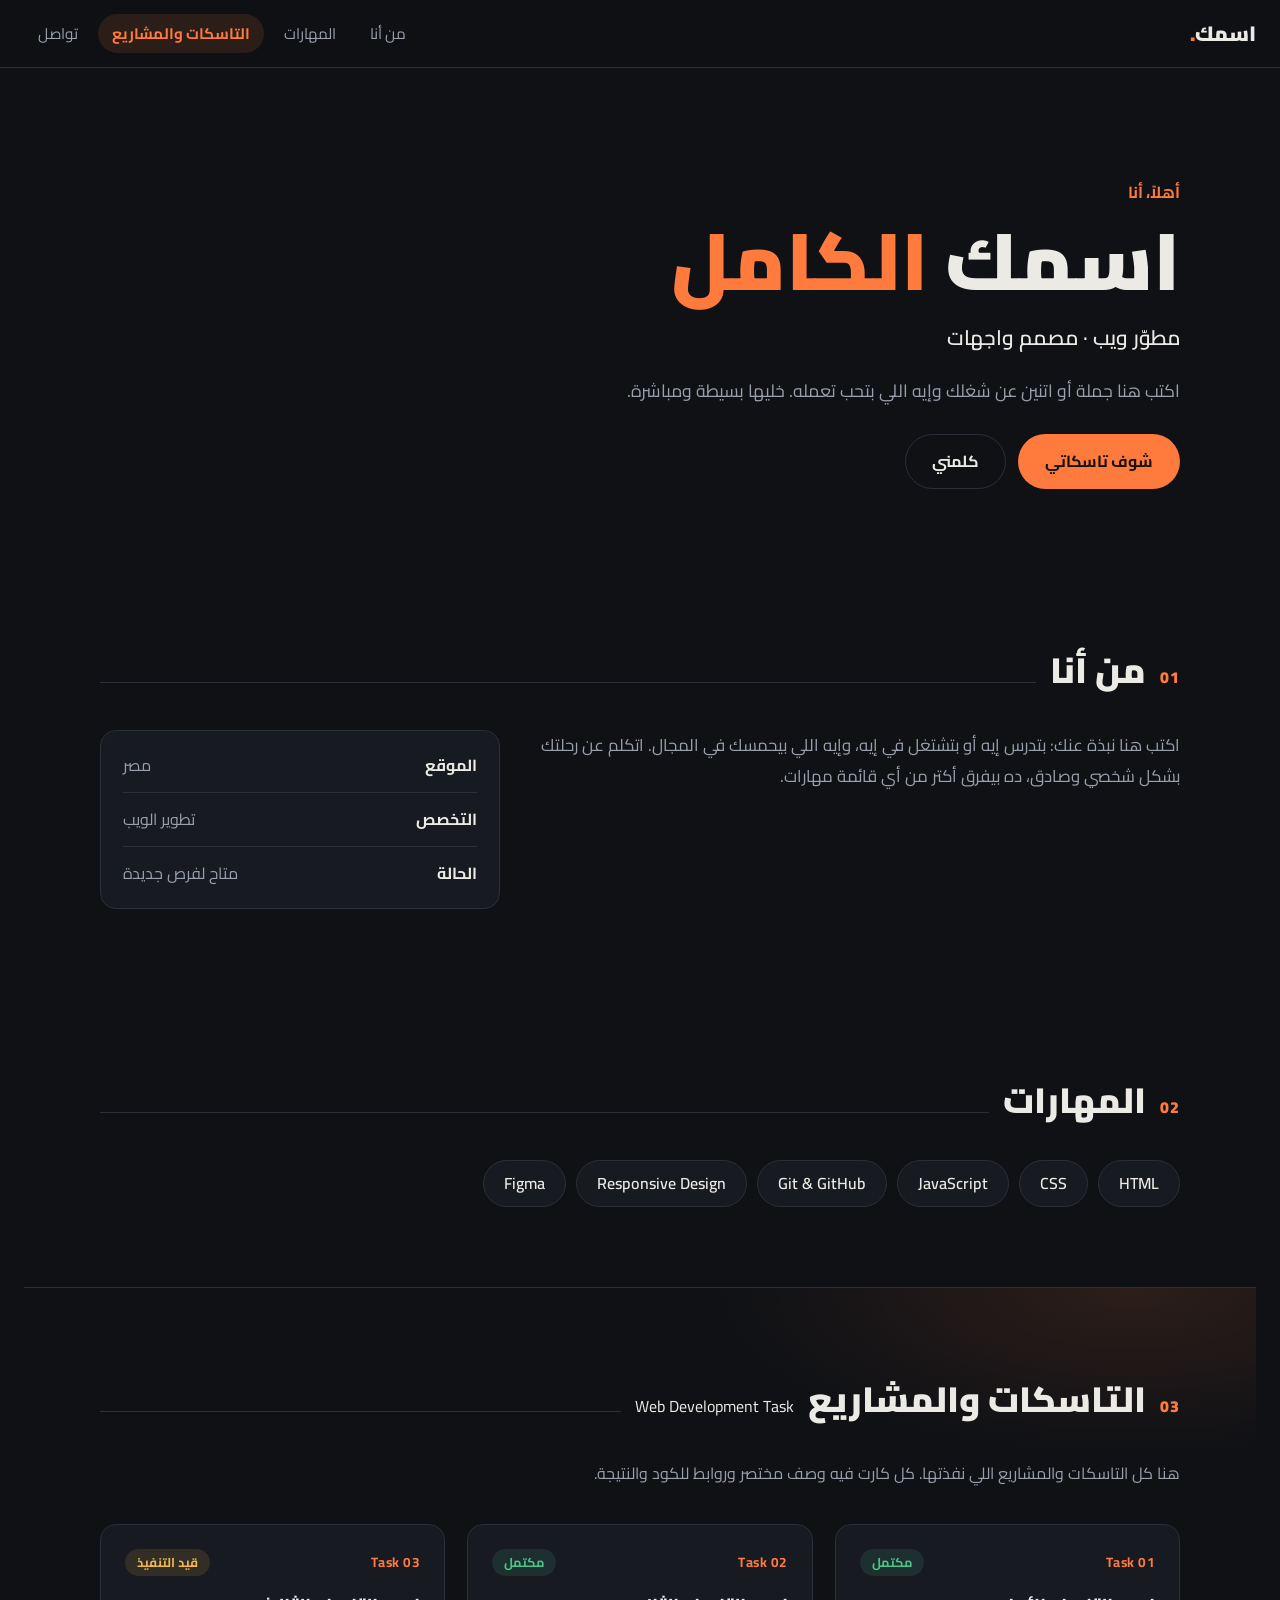
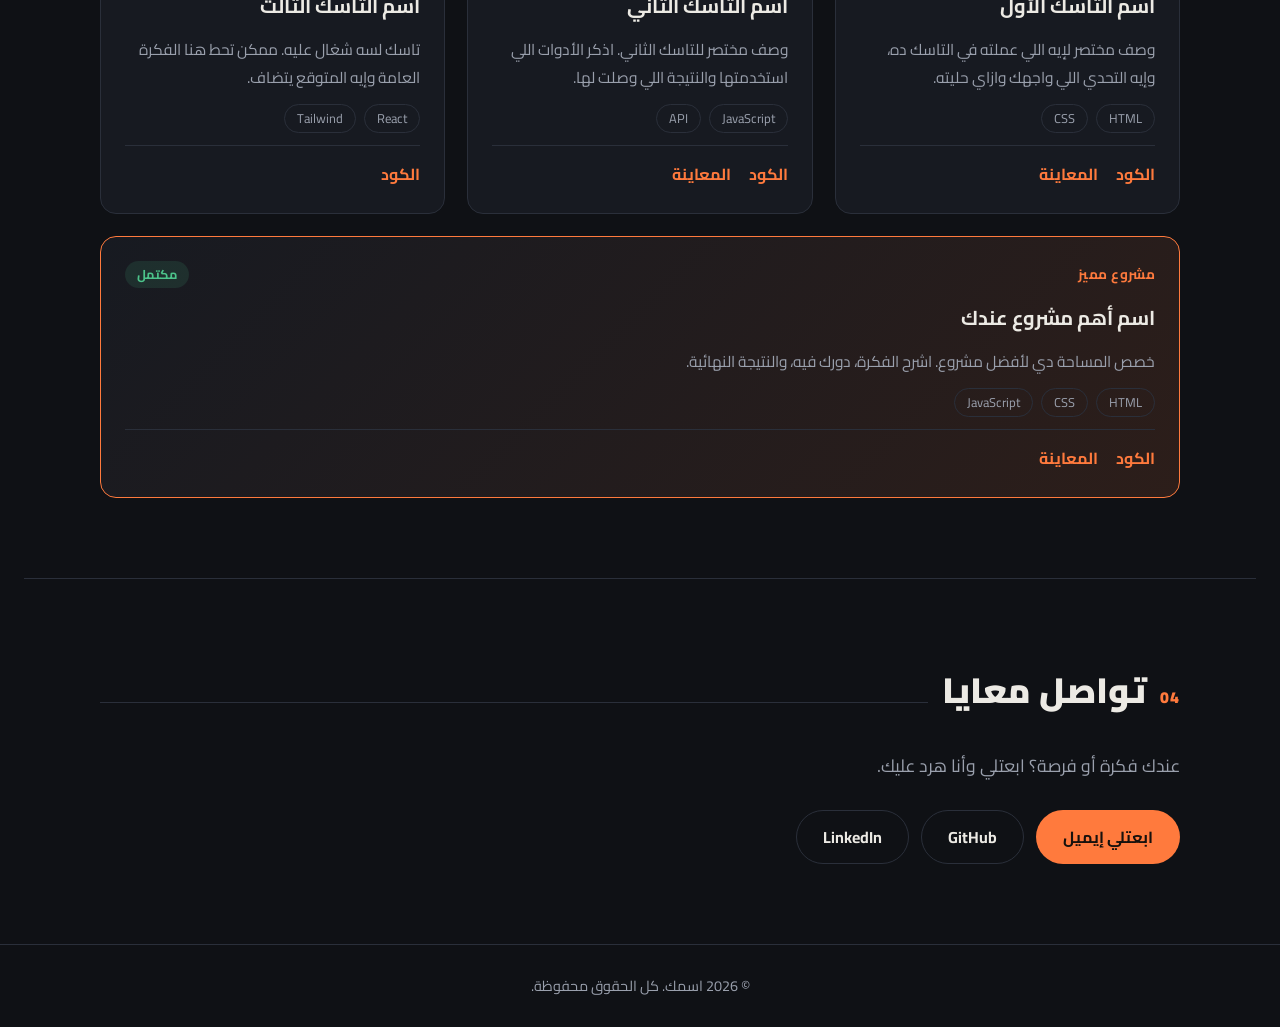
<file: index.html>
<!DOCTYPE html>
<html lang="ar" dir="rtl">
<head>
  <meta charset="UTF-8">
  <meta name="viewport" content="width=device-width, initial-scale=1.0">
  <title>اسمك | Portfolio</title>
  <meta name="description" content="الموقع الشخصي واستعراض المشاريع والتاسكات">
  <link rel="preconnect" href="https://fonts.googleapis.com">
  <link rel="preconnect" href="https://fonts.gstatic.com" crossorigin>
  <link href="https://fonts.googleapis.com/css2?family=Cairo:wght@400;600;700;900&display=swap" rel="stylesheet">
  <link rel="stylesheet" href="style.css">
</head>
<body>

  <!-- الشريط العلوي -->
  <header class="topbar">
    <a href="#home" class="logo">اسمك<span>.</span></a>
    <nav>
      <a href="#about">من أنا</a>
      <a href="#skills">المهارات</a>
      <a href="#tasks" class="nav-hot">التاسكات والمشاريع</a>
      <a href="#contact">تواصل</a>
    </nav>
  </header>

  <main>

    <!-- الصفحة الرئيسية -->
    <section id="home" class="hero">
      <p class="eyebrow">أهلاً، أنا</p>
      <h1>اسمك <em>الكامل</em></h1>
      <p class="role">مطوّر ويب &middot; مصمم واجهات</p>
      <p class="lead">
        اكتب هنا جملة أو اتنين عن شغلك وإيه اللي بتحب تعمله. خليها بسيطة ومباشرة.
      </p>
      <div class="actions">
        <a class="btn primary" href="#tasks">شوف تاسكاتي</a>
        <a class="btn ghost" href="#contact">كلمني</a>
      </div>
    </section>

    <!-- من أنا -->
    <section id="about" class="section">
      <div class="section-head">
        <span class="num">01</span>
        <h2>من أنا</h2>
      </div>
      <div class="about-grid">
        <p>
          اكتب هنا نبذة عنك: بتدرس إيه أو بتشتغل في إيه، وإيه اللي بيحمسك في المجال.
          اتكلم عن رحلتك بشكل شخصي وصادق، ده بيفرق أكتر من أي قائمة مهارات.
        </p>
        <ul class="facts">
          <li><strong>الموقع</strong> مصر</li>
          <li><strong>التخصص</strong> تطوير الويب</li>
          <li><strong>الحالة</strong> متاح لفرص جديدة</li>
        </ul>
      </div>
    </section>

    <!-- المهارات -->
    <section id="skills" class="section">
      <div class="section-head">
        <span class="num">02</span>
        <h2>المهارات</h2>
      </div>
      <ul class="chips">
        <li>HTML</li>
        <li>CSS</li>
        <li>JavaScript</li>
        <li>Git &amp; GitHub</li>
        <li>Responsive Design</li>
        <li>Figma</li>
      </ul>
    </section>

    <!-- التاسكات والمشاريع (القسم الأساسي) -->
    <section id="tasks" class="section tasks-section">
      <div class="section-head">
        <span class="num">03</span>
        <h2>التاسكات والمشاريع</h2>
        <a href="Assignment web/index.html">Web Development Task</a>
      </div>
      <p class="section-note">
        هنا كل التاسكات والمشاريع اللي نفذتها. كل كارت فيه وصف مختصر وروابط للكود والنتيجة.
      </p>

      <div class="cards">

        <article class="card">
          <div class="card-top">
            <span class="card-id">Task 01</span>
            <span class="status done">مكتمل</span>
          </div>
          <h3>اسم التاسك الأول</h3>
          <p>وصف مختصر لإيه اللي عملته في التاسك ده، وإيه التحدي اللي واجهك وازاي حليته.</p>
          <ul class="tags"><li>HTML</li><li>CSS</li></ul>
          <div class="card-links">
            <a href="#" target="_blank" rel="noopener">الكود</a>
            <a href="#" target="_blank" rel="noopener">المعاينة</a>
          </div>
        </article>

        <article class="card">
          <div class="card-top">
            <span class="card-id">Task 02</span>
            <span class="status done">مكتمل</span>
          </div>
          <h3>اسم التاسك الثاني</h3>
          <p>وصف مختصر للتاسك الثاني. اذكر الأدوات اللي استخدمتها والنتيجة اللي وصلت لها.</p>
          <ul class="tags"><li>JavaScript</li><li>API</li></ul>
          <div class="card-links">
            <a href="#" target="_blank" rel="noopener">الكود</a>
            <a href="#" target="_blank" rel="noopener">المعاينة</a>
          </div>
        </article>

        <article class="card">
          <div class="card-top">
            <span class="card-id">Task 03</span>
            <span class="status wip">قيد التنفيذ</span>
          </div>
          <h3>اسم التاسك الثالث</h3>
          <p>تاسك لسه شغال عليه. ممكن تحط هنا الفكرة العامة وإيه المتوقع يتضاف.</p>
          <ul class="tags"><li>React</li><li>Tailwind</li></ul>
          <div class="card-links">
            <a href="#" target="_blank" rel="noopener">الكود</a>
          </div>
        </article>

        <article class="card featured">
          <div class="card-top">
            <span class="card-id">مشروع مميز</span>
            <span class="status done">مكتمل</span>
          </div>
          <h3>اسم أهم مشروع عندك</h3>
          <p>خصص المساحة دي لأفضل مشروع. اشرح الفكرة، دورك فيه، والنتيجة النهائية.</p>
          <ul class="tags"><li>HTML</li><li>CSS</li><li>JavaScript</li></ul>
          <div class="card-links">
            <a href="#" target="_blank" rel="noopener">الكود</a>
            <a href="#" target="_blank" rel="noopener">المعاينة</a>
          </div>
        </article>

      </div>
    </section>

    <!-- التواصل -->
    <section id="contact" class="section contact">
      <div class="section-head">
        <span class="num">04</span>
        <h2>تواصل معايا</h2>
      </div>
      <p class="lead">عندك فكرة أو فرصة؟ ابعتلي وأنا هرد عليك.</p>
      <div class="actions">
        <a class="btn primary" href="mailto:yaramohy2003@gmail.com">ابعتلي إيميل</a>
        <a class="btn ghost" href="https://github.com/USERNAME" target="_blank" rel="noopener">GitHub</a>
        <a class="btn ghost" href="https://linkedin.com/in/USERNAME" target="_blank" rel="noopener">LinkedIn</a>
      </div>
    </section>

  </main>

  <footer class="footer">
    <p>&copy; 2026 اسمك. كل الحقوق محفوظة.</p>
  </footer>

</body>
</html>
</file>
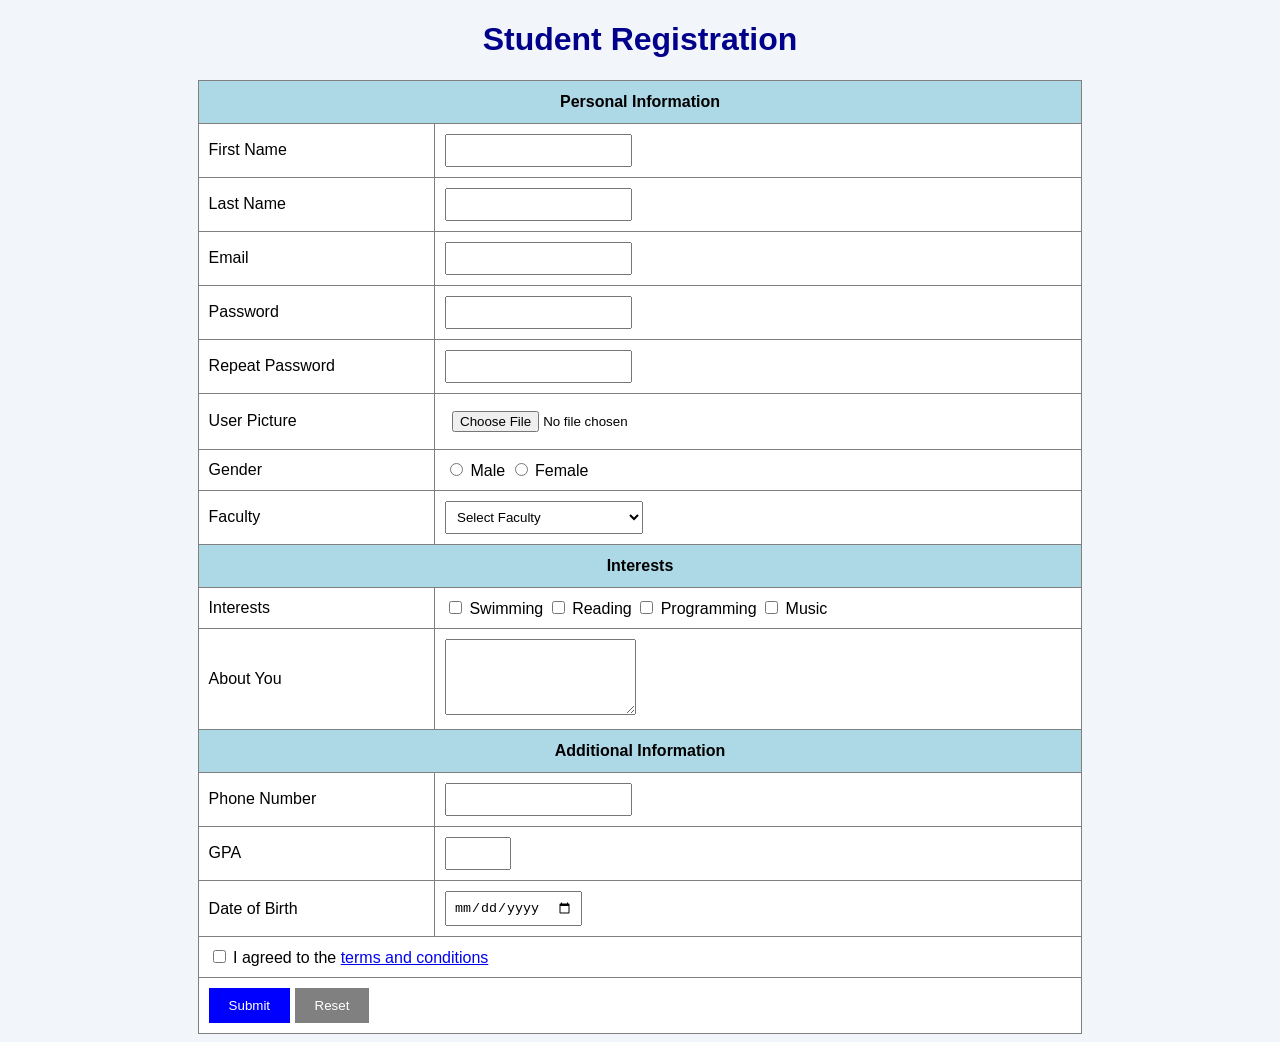
<file: Assignment 3/index.html>
<!DOCTYPE html>
<html>
<head>
    <title>Student Registration</title>
    <link rel="stylesheet" href="style.css">
</head>
<body>

    <h1>Student Registration</h1>

    <form action="Thankyou.html" method="get">

        <input type="hidden" name="user_id" value="1001">

        <table border="1">

            <tr>
                <th colspan="2">Personal Information</th>
            </tr>

            <tr>
                <td>First Name</td>
                <td><input type="text" name="firstName"
                    pattern="[A-Za-z]+" required></td>
            </tr>

            <tr>
                <td>Last Name</td>
                <td><input type="text" name="lastName"
                    pattern="[A-Za-z]+" required></td>
            </tr>

            <tr>
                <td>Email</td>
                <td><input type="email" name="email" required></td>
            </tr>

            <tr>
                <td>Password</td>
                <td><input type="password" name="password"
                    pattern="(?=.*[a-z])(?=.*[A-Z])(?=.*[0-9])(?=.*[^A-Za-z0-9]).{8,}"
                    required></td>
            </tr>

            <tr>
                <td>Repeat Password</td>
                <td><input type="password" name="repeatPassword"
                    pattern="(?=.*[a-z])(?=.*[A-Z])(?=.*[0-9])(?=.*[^A-Za-z0-9]).{8,}"
                    required></td>
            </tr>

            <tr>
                <td>User Picture</td>
                <td><input type="file" name="picture" accept="image/*"></td>
            </tr>

            <tr>
                <td>Gender</td>
                <td>
                    <input type="radio" name="gender" value="Male" required> Male
                    <input type="radio" name="gender" value="Female"> Female
                </td>
            </tr>

            <tr>
                <td>Faculty</td>
                <td>
                    <select name="faculty" required>
                        <option value="">Select Faculty</option>
                        <option>Computers and Information</option>
                        <option>Engineering</option>
                        <option>Science</option>
                        <option>Commerce</option>
                        <option>Arts</option>
                    </select>
                </td>
            </tr>

            <tr>
                <th colspan="2">Interests</th>
            </tr>

            <tr>
                <td>Interests</td>
                <td>
                    <input type="checkbox" name="interests" value="Swimming"> Swimming
                    <input type="checkbox" name="interests" value="Reading"> Reading
                    <input type="checkbox" name="interests" value="Programming"> Programming
                    <input type="checkbox" name="interests" value="Music"> Music
                </td>
            </tr>

            <tr>
                <td>About You</td>
                <td><textarea name="about" rows="4"></textarea></td>
            </tr>

            <tr>
                <th colspan="2">Additional Information</th>
            </tr>

            <tr>
                <td>Phone Number</td>
                <td>
                    <input type="tel" name="phone"
                    pattern="(010|011|012|015)[0-9]{8}" required>
                </td>
            </tr>

            <tr>
                <td>GPA</td>
                <td>
                    <input type="number" name="gpa"
                    min="0" max="4" step="0.1" required>
                </td>
            </tr>

            <tr>
                <td>Date of Birth</td>
                <td><input type="date" name="dob" required></td>
            </tr>

            <tr>
                <td colspan="2">
                    <input type="checkbox" required>
                    I agreed to the
                    <a href="terms.html" target="_blank">
                        terms and conditions
                    </a>
                </td>
            </tr>

            <tr>
                <td colspan="2">
                    <input type="submit" value="Submit">
                    <input type="reset" value="Reset">
                </td>
            </tr>

        </table>

    </form>

</body>
</html>
</file>
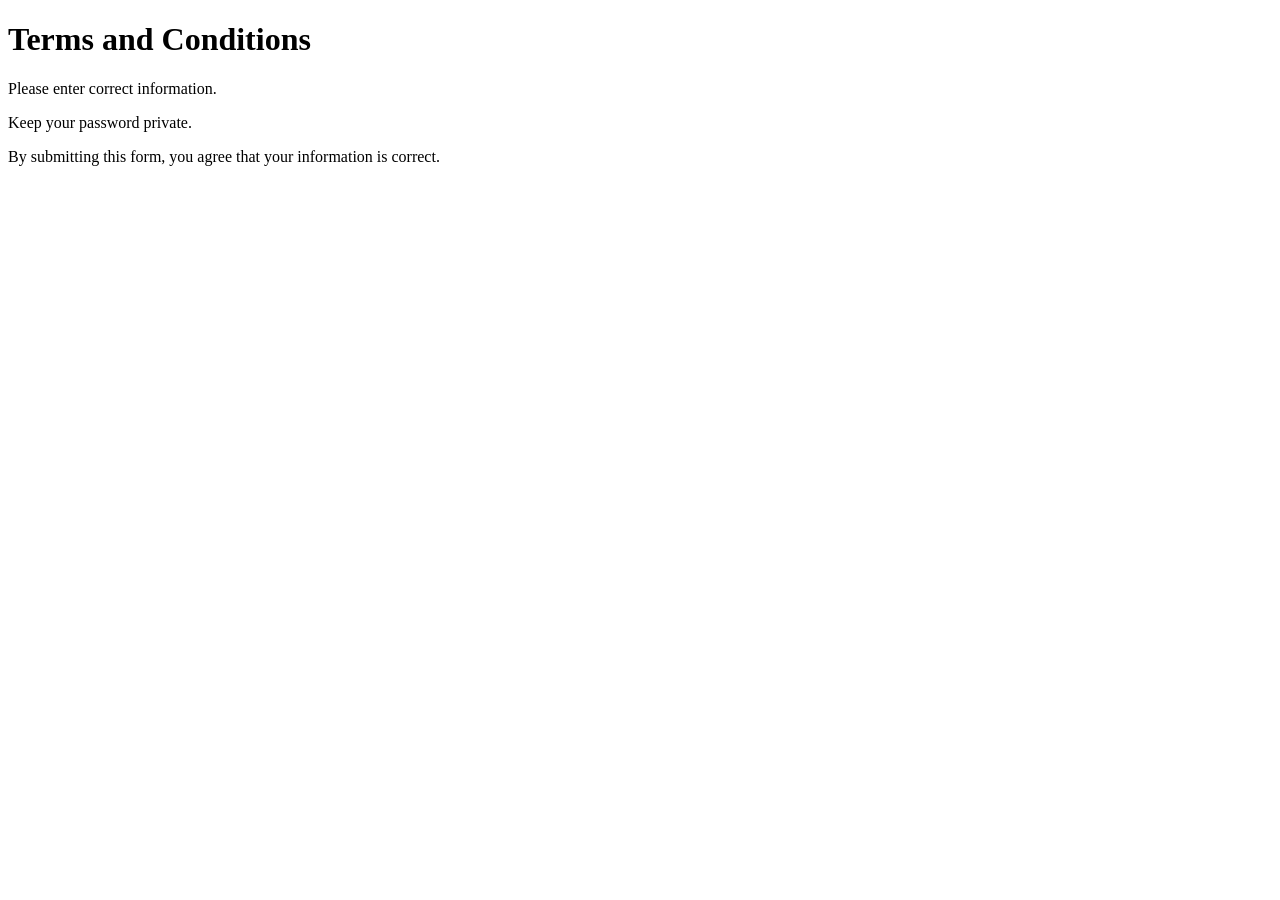
<file: Assignment 3/terms.html>
<!DOCTYPE html>
<html>
<head>
    <title>Terms and Conditions</title>
</head>
<body>

    <h1>Terms and Conditions</h1>

    <p>Please enter correct information.</p>

    <p>Keep your password private.</p>

    <p>By submitting this form, you agree that your information is correct.</p>

</body>
</html>
</file>
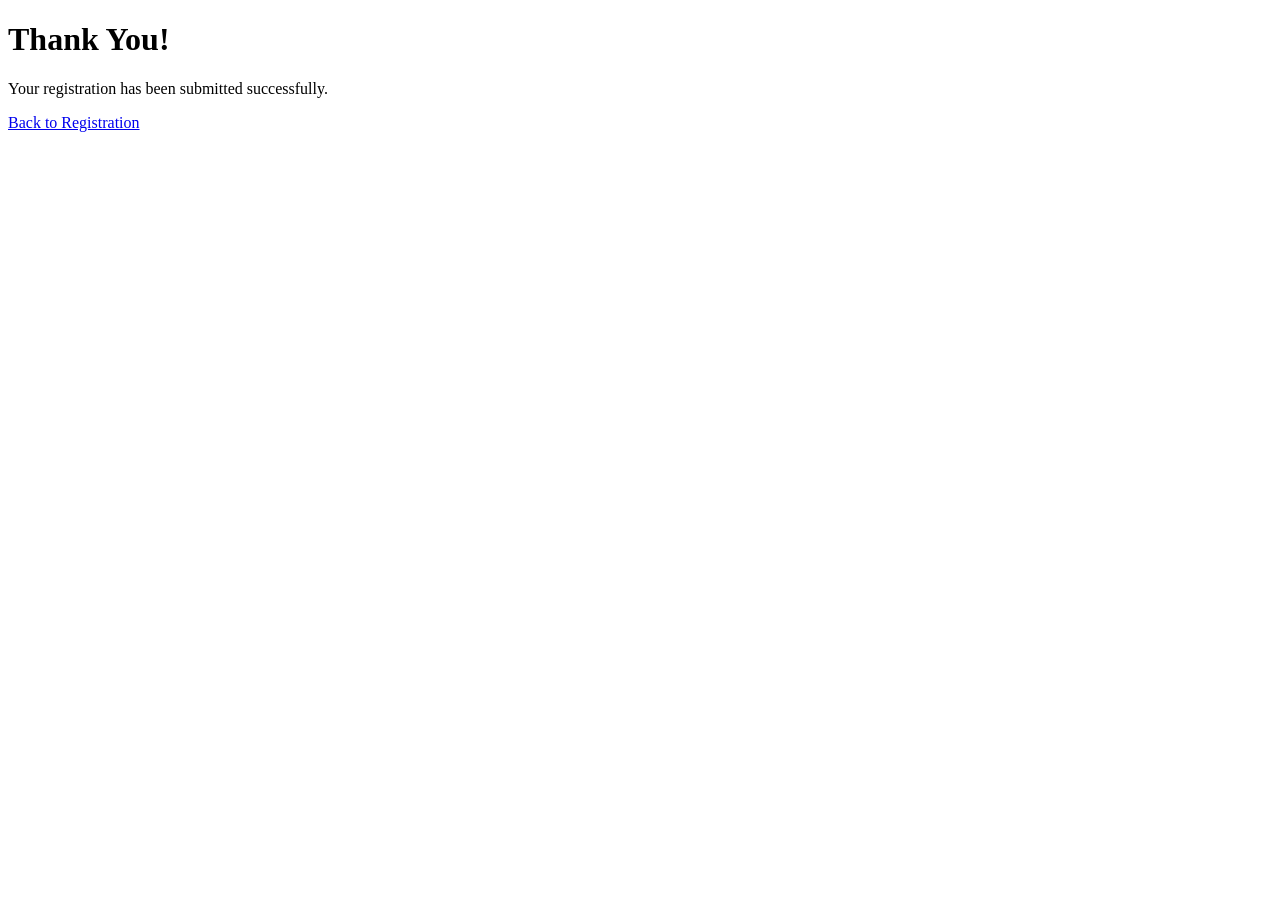
<file: Assignment 3/Thankyou.html>
<!DOCTYPE html>
<html>
<head>
    <title>Thank You</title>
</head>
<body>

    <h1>Thank You!</h1>

    <p>Your registration has been submitted successfully.</p>

    <a href="index.html">Back to Registration</a>

</body>
</html>
</file>
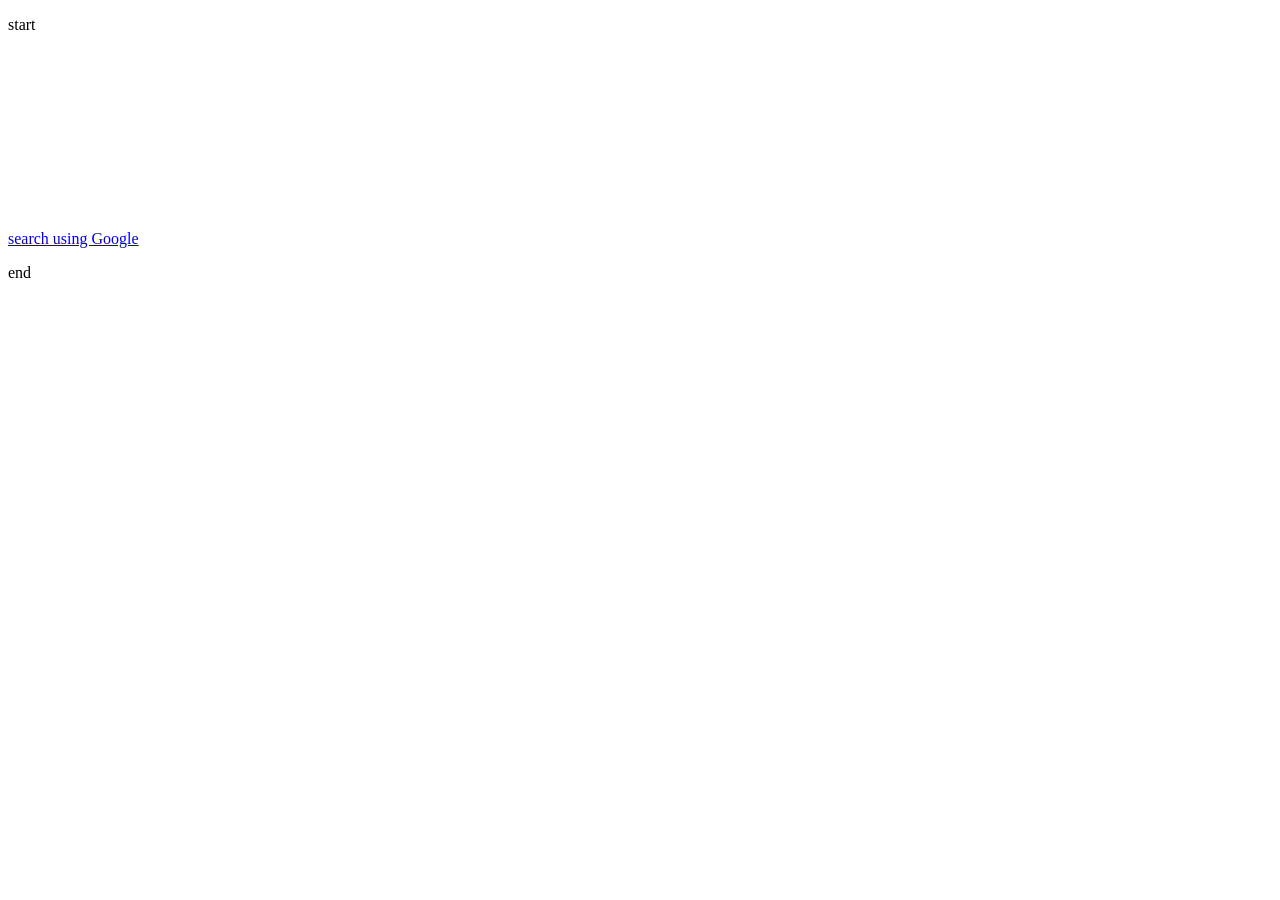
<file: Assignment web/page2.html>
<!DOCTYPE html>
<html>
<head>
    <title>Page 2</title>
</head>
<body>
    <p>start</p>
    
    <br><br><br><br><br><br><br><br><br><br>
    
    <a href="https://www.google.com" target="_blank">search using Google</a>
    
    <p id="end">end</p>
</body>
</html>
</file>
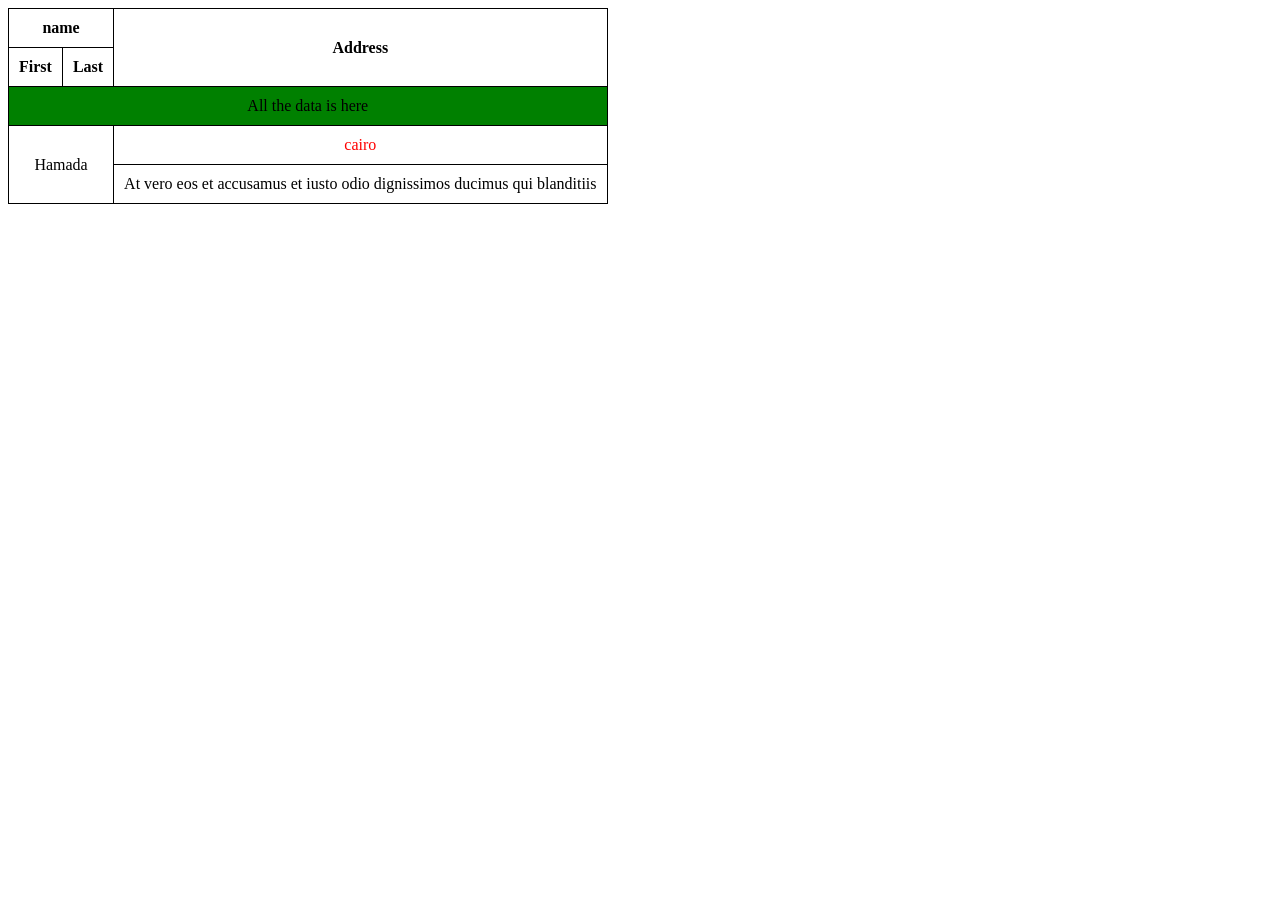
<file: Assignment web/table.html>
<!DOCTYPE html>
<html>
<head>
    <title>Table Task</title>
    <style>
        table, th, td {
            border: 1px solid black;
            border-collapse: collapse;
            text-align: center;
            padding: 10px;
        }
    </style>
</head>
<body>
    <table>
        <tr>
            <th colspan="2">name</th>
            <th rowspan="2">Address</th>
        </tr>
        <tr>
            <th>First</th>
            <th>Last</th>
        </tr>
        <tr>
            <td colspan="3" style="background-color: green;">All the data is here</td>
        </tr>
        <tr>
            <td colspan="2" rowspan="2">Hamada</td>
            <td style="color: red;">cairo</td>
        </tr>
        <tr>
            <td>At vero eos et accusamus et iusto odio dignissimos ducimus qui blanditiis</td>
        </tr>
    </table>
</body>
</html>
</file>
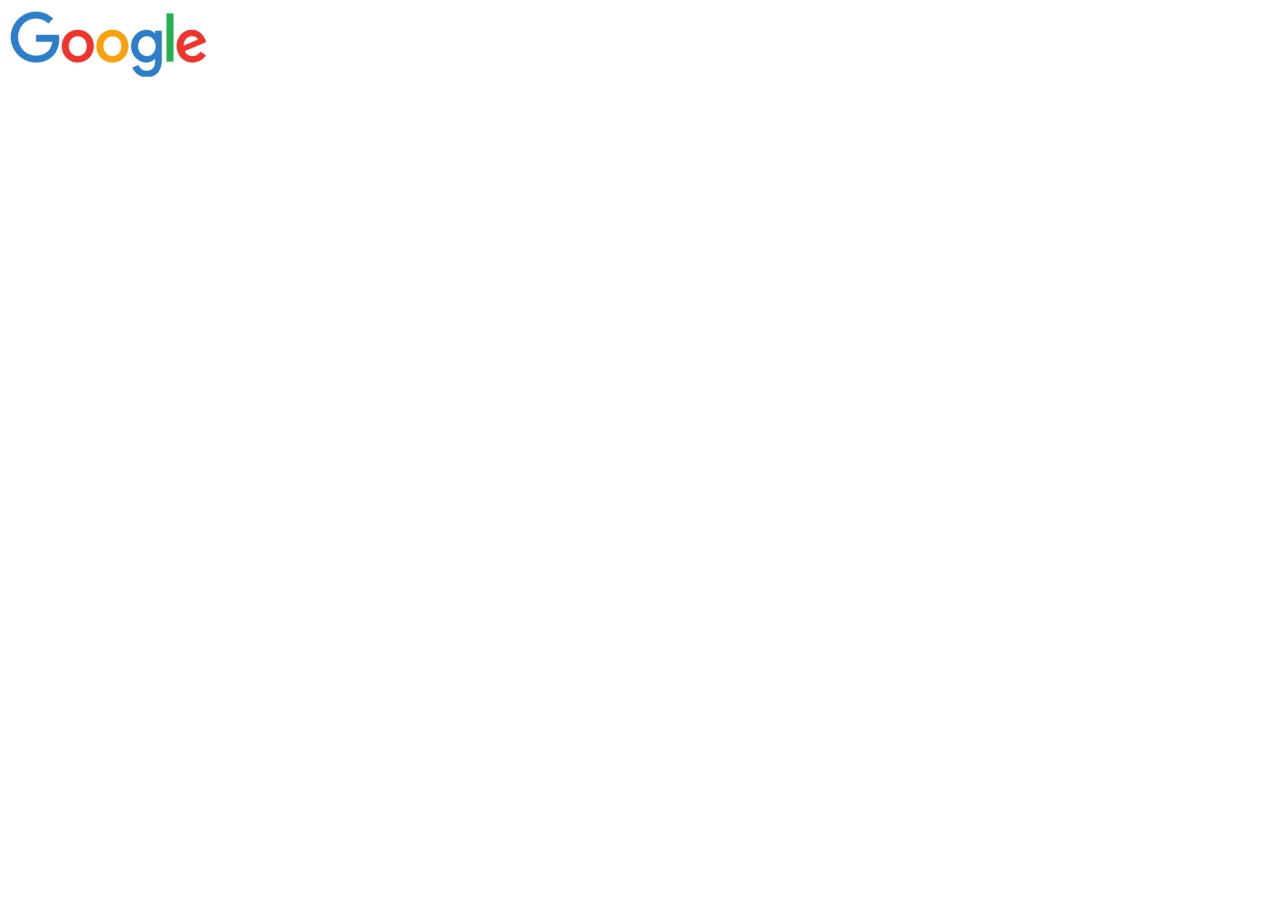
<file: Assignment web/task3.html>
<!DOCTYPE html>
<html>
<head>
    <title>Image Link & Favicon</title>
    <link rel="icon" type="image/png" href="favicon.png"> 
</head>
<body>
    <a href="https://www.google.com">
        <img src="google logo.png" alt="Google Logo" width="200">
    </a>
</body>
</html>
</file>
<file: style.css>
/* ========== المتغيرات ========== */
:root {
  --bg: #0f1115;
  --surface: #171a21;
  --surface-2: #1e222b;
  --line: #2a2f3a;
  --text: #eceae4;
  --muted: #9aa0ad;
  --accent: #ff7a3d;       /* غيّر اللون ده لتغيير هوية الموقع كلها */
  --accent-soft: rgba(255, 122, 61, 0.12);
  --ok: #4cc38a;
  --wip: #f2b84b;
  --radius: 16px;
  --max: 1080px;
}

/* ========== الأساسيات ========== */
* { box-sizing: border-box; margin: 0; padding: 0; }

html { scroll-behavior: smooth; scroll-padding-top: 80px; }

body {
  font-family: "Cairo", system-ui, sans-serif;
  background: var(--bg);
  color: var(--text);
  line-height: 1.8;
  -webkit-font-smoothing: antialiased;
}

a { color: inherit; text-decoration: none; }
ul { list-style: none; }

main, .topbar, .footer {
  padding-inline: 24px;
}

/* ========== الشريط العلوي ========== */
.topbar {
  position: sticky;
  top: 0;
  z-index: 10;
  display: flex;
  align-items: center;
  justify-content: space-between;
  gap: 16px;
  padding-block: 14px;
  background: rgba(15, 17, 21, 0.85);
  backdrop-filter: blur(10px);
  border-bottom: 1px solid var(--line);
}

.logo { font-weight: 900; font-size: 1.3rem; }
.logo span { color: var(--accent); }

.topbar nav { display: flex; gap: 6px; flex-wrap: wrap; }

.topbar nav a {
  padding: 6px 14px;
  border-radius: 999px;
  color: var(--muted);
  font-size: 0.95rem;
  transition: color .2s, background .2s;
}
.topbar nav a:hover { color: var(--text); background: var(--surface-2); }

.topbar nav .nav-hot {
  color: var(--accent);
  background: var(--accent-soft);
  font-weight: 700;
}

/* ========== الأقسام العامة ========== */
.hero, .section {
  max-width: var(--max);
  margin-inline: auto;
}

.section { padding-block: 80px; }

.section-head {
  display: flex;
  align-items: baseline;
  gap: 14px;
  margin-bottom: 28px;
}
.section-head .num {
  font-weight: 900;
  color: var(--accent);
  font-size: 1rem;
  letter-spacing: 1px;
}
.section-head h2 { font-size: clamp(1.6rem, 4vw, 2.2rem); font-weight: 900; }
.section-head::after {
  content: "";
  flex: 1;
  height: 1px;
  background: var(--line);
}

.lead { color: var(--muted); font-size: 1.1rem; max-width: 60ch; }

/* ========== الصفحة الرئيسية ========== */
.hero { padding-block: 110px 70px; }

.eyebrow { color: var(--accent); font-weight: 700; margin-bottom: 8px; }

.hero h1 {
  font-size: clamp(2.6rem, 8vw, 5rem);
  font-weight: 900;
  line-height: 1.15;
}
.hero h1 em { font-style: normal; color: var(--accent); }

.role {
  margin-block: 12px 18px;
  font-size: 1.3rem;
  font-weight: 600;
}

.actions { display: flex; flex-wrap: wrap; gap: 12px; margin-top: 28px; }

.btn {
  display: inline-block;
  padding: 12px 26px;
  border-radius: 999px;
  font-weight: 700;
  border: 1px solid transparent;
  transition: transform .2s, background .2s, border-color .2s;
}
.btn:hover { transform: translateY(-2px); }
.btn.primary { background: var(--accent); color: #17110d; }
.btn.ghost { border-color: var(--line); color: var(--text); }
.btn.ghost:hover { border-color: var(--accent); }

/* ========== من أنا ========== */
.about-grid {
  display: grid;
  grid-template-columns: 1.6fr 1fr;
  gap: 40px;
  align-items: start;
}
.about-grid p { color: var(--muted); font-size: 1.05rem; }

.facts {
  background: var(--surface);
  border: 1px solid var(--line);
  border-radius: var(--radius);
  padding: 8px 22px;
}
.facts li {
  display: flex;
  justify-content: space-between;
  gap: 12px;
  padding-block: 12px;
  border-bottom: 1px solid var(--line);
  color: var(--muted);
}
.facts li:last-child { border-bottom: 0; }
.facts strong { color: var(--text); }

/* ========== المهارات ========== */
.chips { display: flex; flex-wrap: wrap; gap: 10px; }
.chips li {
  padding: 8px 20px;
  background: var(--surface);
  border: 1px solid var(--line);
  border-radius: 999px;
  font-weight: 600;
  transition: border-color .2s, color .2s;
}
.chips li:hover { border-color: var(--accent); color: var(--accent); }

/* ========== قسم التاسكات والمشاريع ========== */
.tasks-section {
  background:
    radial-gradient(600px 240px at 90% 0%, var(--accent-soft), transparent 70%);
  border-block: 1px solid var(--line);
  max-width: none;
  padding-inline: 24px;
}
.tasks-section > * { max-width: var(--max); margin-inline: auto; }

.section-note { color: var(--muted); margin-bottom: 36px; }

.cards {
  display: grid;
  grid-template-columns: repeat(auto-fill, minmax(290px, 1fr));
  gap: 22px;
}

.card {
  display: flex;
  flex-direction: column;
  gap: 12px;
  padding: 24px;
  background: var(--surface);
  border: 1px solid var(--line);
  border-radius: var(--radius);
  transition: transform .25s, border-color .25s, background .25s;
}
.card:hover {
  transform: translateY(-5px);
  border-color: var(--accent);
  background: var(--surface-2);
}

.card.featured {
  grid-column: 1 / -1;
  border-color: var(--accent);
  background: linear-gradient(135deg, var(--surface), var(--accent-soft));
}

.card-top {
  display: flex;
  align-items: center;
  justify-content: space-between;
}
.card-id {
  font-size: 0.85rem;
  font-weight: 700;
  color: var(--accent);
  letter-spacing: 0.5px;
}

.status {
  font-size: 0.8rem;
  font-weight: 700;
  padding: 2px 12px;
  border-radius: 999px;
}
.status.done { color: var(--ok); background: rgba(76, 195, 138, 0.12); }
.status.wip  { color: var(--wip); background: rgba(242, 184, 75, 0.12); }

.card h3 { font-size: 1.25rem; font-weight: 700; }
.card p { color: var(--muted); font-size: 0.97rem; flex: 1; }

.tags { display: flex; flex-wrap: wrap; gap: 8px; }
.tags li {
  font-size: 0.8rem;
  padding: 2px 12px;
  border: 1px solid var(--line);
  border-radius: 999px;
  color: var(--muted);
}

.card-links {
  display: flex;
  gap: 18px;
  padding-top: 14px;
  border-top: 1px solid var(--line);
}
.card-links a { font-weight: 700; color: var(--accent); }
.card-links a:hover { text-decoration: underline; }

/* ========== التواصل والفوتر ========== */
.contact { text-align: start; }

.footer {
  padding-block: 28px;
  text-align: center;
  color: var(--muted);
  font-size: 0.9rem;
  border-top: 1px solid var(--line);
}

/* ========== الموبايل ========== */
@media (max-width: 720px) {
  .topbar { flex-direction: column; padding-block: 10px; }
  .hero { padding-block: 70px 40px; }
  .section { padding-block: 56px; }
  .about-grid { grid-template-columns: 1fr; gap: 24px; }
}
</file>
<file: Assignment 3/style.css>
body {
    font-family: Arial;
    background-color: #f2f5fa;
    text-align: center;
}

h1 {
    color: darkblue;
}

table {
    margin: auto;
    width: 70%;
    background-color: white;
    border-collapse: collapse;
}

th {
    background-color: lightblue;
    padding: 12px;
}

td {
    padding: 10px;
    text-align: left;
}

input, select, textarea {
    padding: 7px;
}

input[type="submit"] {
    background-color: blue;
    color: white;
    padding: 10px 20px;
    border: none;
}

input[type="reset"] {
    background-color: gray;
    color: white;
    padding: 10px 20px;
    border: none;
}
</file>
